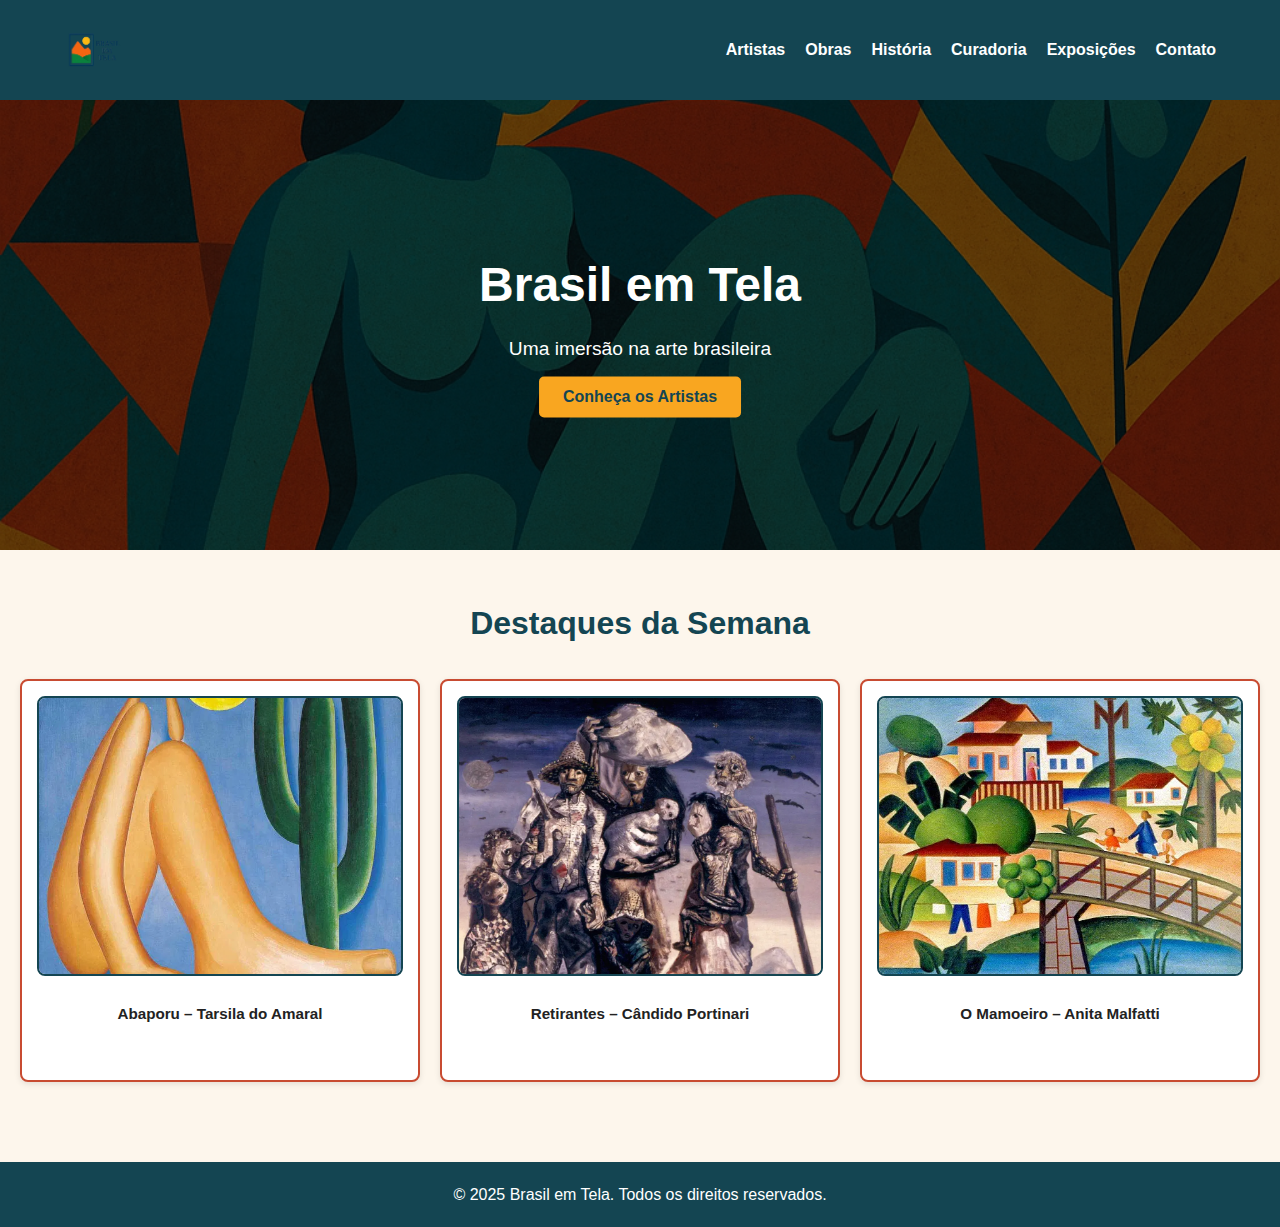
<file: brasil-em-tela/index.html>
<!DOCTYPE html>
<html lang="pt-br">
<head>
    <meta charset="UTF-8" />
    <meta name="viewport" content="width=device-width, initial-scale=1.0" />
    <title>Brasil em Tela</title>
    <link rel="stylesheet" href="css/style.css" />
</head>
<body>
    <header>
        <div class="container">
            <img src="img/logo.png" alt="Logo Brasil em Tela" class="logo" />
            <nav>
                <ul class="menu">
                <li><a href="artistas.html">Artistas</a></li>
                <li><a href="obras.html">Obras</a></li>
                <li><a href="historiaDaArte.html">História</a></li>
                <li><a href="curadoria.html">Curadoria</a></li>
                <li><a href="exposicoes.html">Exposições</a></li>
                <li><a href="contato.html">Contato</a></li>
                </ul>
            </nav>
        </div>
    </header>

    <section class="hero">
        <img src="img/brasilEmTela.png" alt="Imagem destaque da arte brasileira" class="hero-image" />
        <div class="hero-texto">
            <h1>Brasil em Tela</h1>
            <p>Uma imersão na arte brasileira</p>
            <a href="artistas.html" class="btn">Conheça os Artistas</a>
        </div>
    </section>

    <section class="destaques">
        <h2>Destaques da Semana</h2>
        <div class="galeria">
            <div class="card">
                <img src="img/abaporu.png" alt="Obra 1" />
                <p>Abaporu – Tarsila do Amaral</p>
            </div>
            <div class="card">
                <img src="img/retirantes.png" alt="Obra 2" />
                <p>Retirantes – Cândido Portinari</p>
            </div>
            <div class="card">
                <img src="img/o_mamoeiro.png" alt="Obra 3" />
                <p>O Mamoeiro – Anita Malfatti</p>
            </div>
        </div>
    </section>

    <footer>
        <p>&copy; 2025 Brasil em Tela. Todos os direitos reservados.</p>
    </footer>
</body>
</html>
</file>
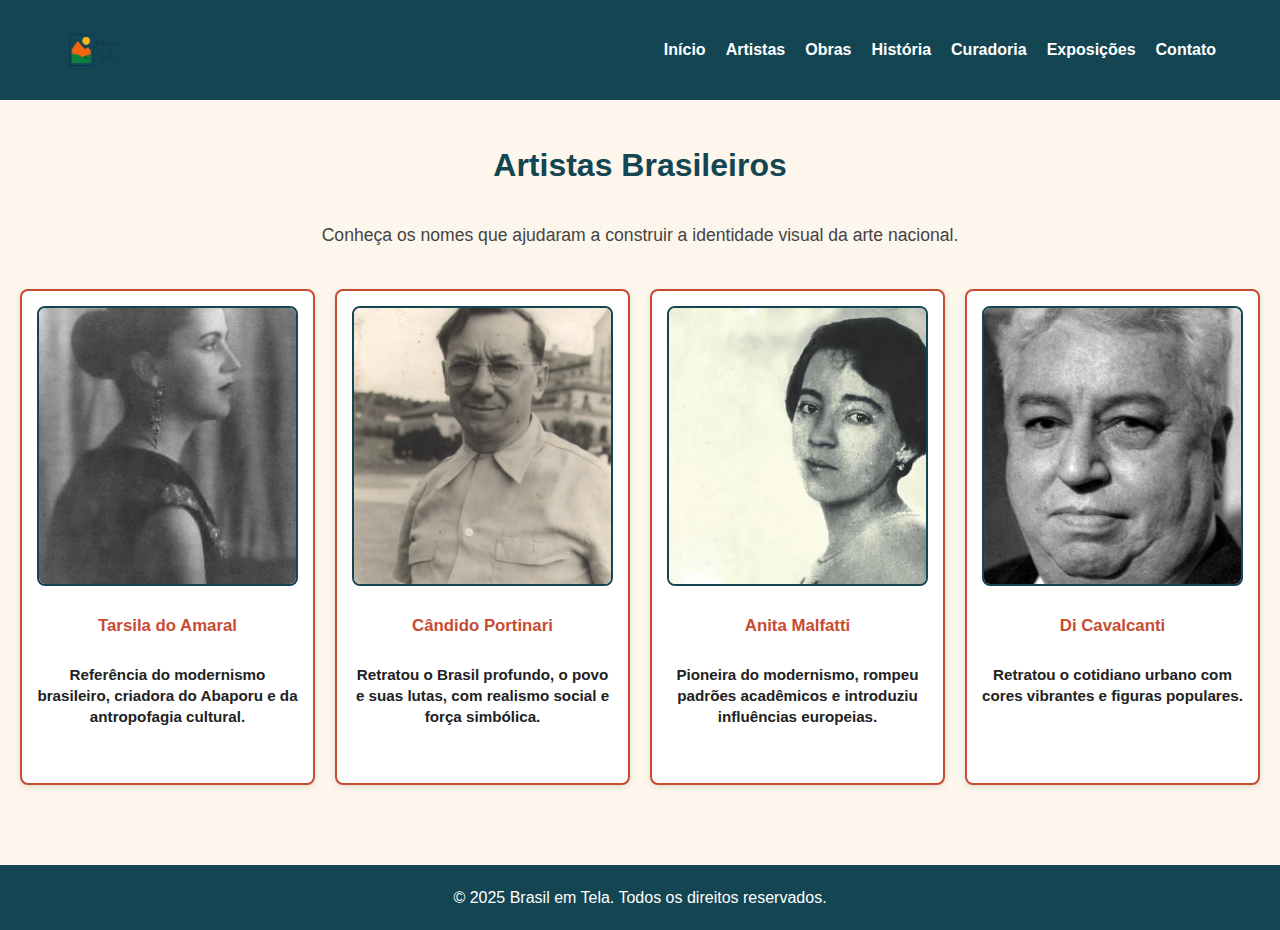
<file: brasil-em-tela/artistas.html>
<!DOCTYPE html>
<html lang="pt-br">
<head>
    <meta charset="UTF-8" />
    <meta name="viewport" content="width=device-width, initial-scale=1.0" />
    <title>Artistas Brasileiros - Brasil em Tela</title>
    <link rel="stylesheet" href="css/style.css" />
</head>
<script src="js/menu.js"></script>
<body>
    <header>
        <div class="container">
            <img src="img/logo.png" alt="Logo Brasil em Tela" class="logo" />
            
            <div class="hamburguer" onclick="toggleMenu()">
                <span></span>
                <span></span>
                <span></span>
            </div>

            <nav>
                <ul class="menu">
                    <li><a href="index.html">Início</a></li>
                    <li><a href="artistas.html">Artistas</a></li>
                    <li><a href="obras.html">Obras</a></li>
                    <li><a href="historiaDaArte.html">História</a></li>
                    <li><a href="curadoria.html">Curadoria</a></li>
                    <li><a href="exposicoes.html">Exposições</a></li>
                    <li><a href="contato.html">Contato</a></li>
                </ul>
            </nav>
        </div>
    </header>

    <main class="destaques">
        <h2>Artistas Brasileiros</h2>
        <p>Conheça os nomes que ajudaram a construir a identidade visual da arte nacional.</p>

        <div class="galeria">
            <div class="card">
                <img src="img/tarsila.jpg" alt="Tarsila do Amaral" />
                <p><strong>Tarsila do Amaral</strong><br />Referência do modernismo brasileiro, criadora do Abaporu e da antropofagia cultural.</p>
            </div>
            <div class="card">
                <img src="img/portinari.jpg" alt="Cândido Portinari" />
                <p><strong>Cândido Portinari</strong><br />Retratou o Brasil profundo, o povo e suas lutas, com realismo social e força simbólica.</p>
            </div>
            <div class="card">
                <img src="img/anita.jpg" alt="Anita Malfatti" />
                <p><strong>Anita Malfatti</strong><br />Pioneira do modernismo, rompeu padrões acadêmicos e introduziu influências europeias.</p>
            </div>
            <div class="card">
                <img src="img/di-cavalcanti.jpg" alt="Di Cavalcanti" />
                <p><strong>Di Cavalcanti</strong><br />Retratou o cotidiano urbano com cores vibrantes e figuras populares.</p>
            </div>
        </div>
    </main>

    <footer>
        <p>&copy; 2025 Brasil em Tela. Todos os direitos reservados.</p>
    </footer>
</body>
</html>
</file>
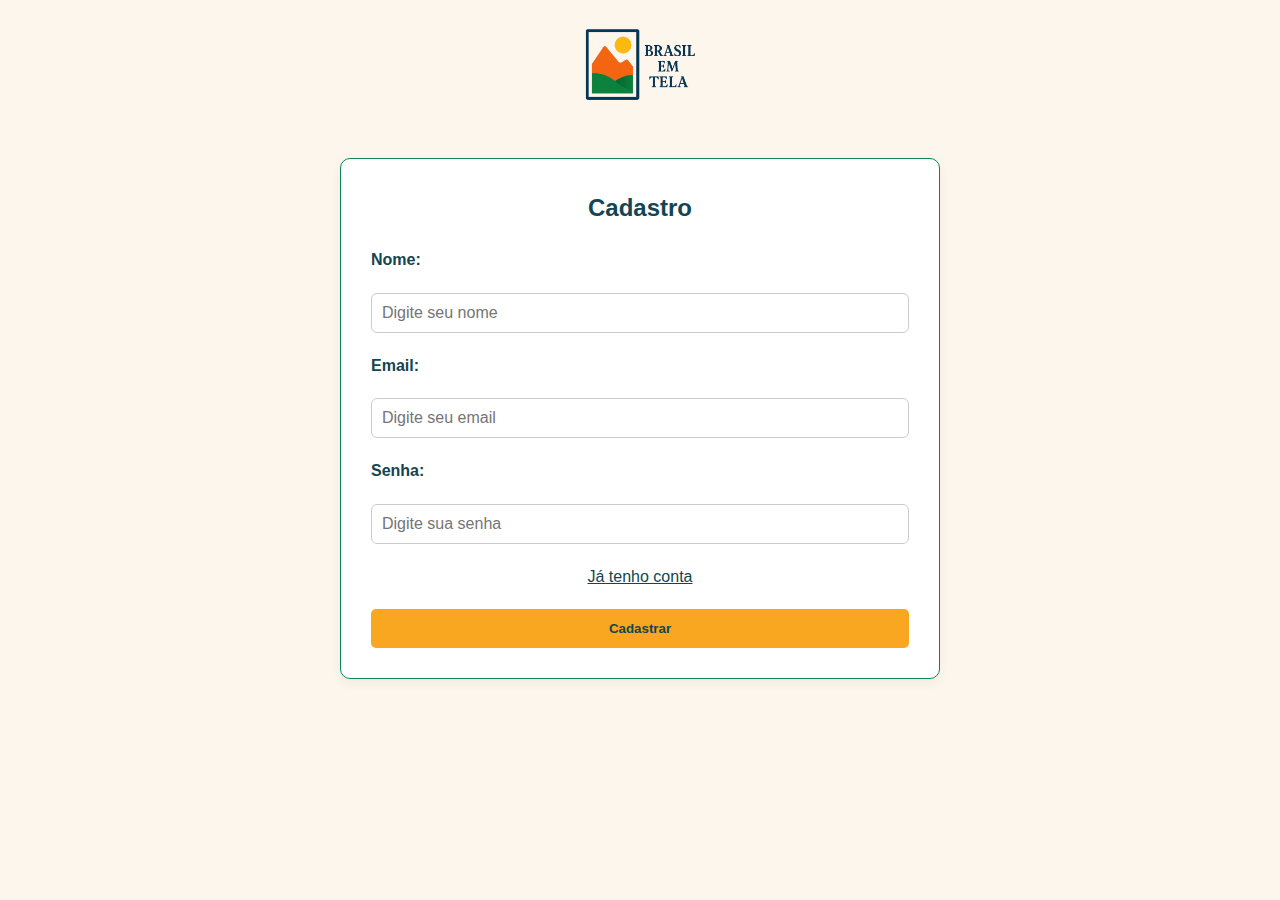
<file: brasil-em-tela/cadastro.html>
<!DOCTYPE html>
<html lang="en">
<head>
    <meta charset="UTF-8">
    <meta name="viewport" content="width=device-width, initial-scale=1.0">
    <title>Cadastro</title>
    <link rel="stylesheet" href="css/style.css">
</head>
<body>
    <div class="logo-login">
        <img src="img/logo.png" alt="Logo Brasil em Tela">
    </div>
    <section class="formulario" id="cadastroForm">
        <form>
            <h2>Cadastro</h2>
            <label for="nome">Nome:</label>
            <input type="text" placeholder="Digite seu nome" required id="nome">

            <label for="email">Email:</label>
            <input type="email" placeholder="Digite seu email" required id="email">

            <label for="senha">Senha:</label>
            <input type="password" placeholder="Digite sua senha" required id="password">

            <a href="telaLogin.html">Já tenho conta</a>

            <button type="submit" class="button-login">Cadastrar</button>
        </form>
    </section>

    <script src="js/tela-cadastro.js"></script>
</body>
</html>
</file>
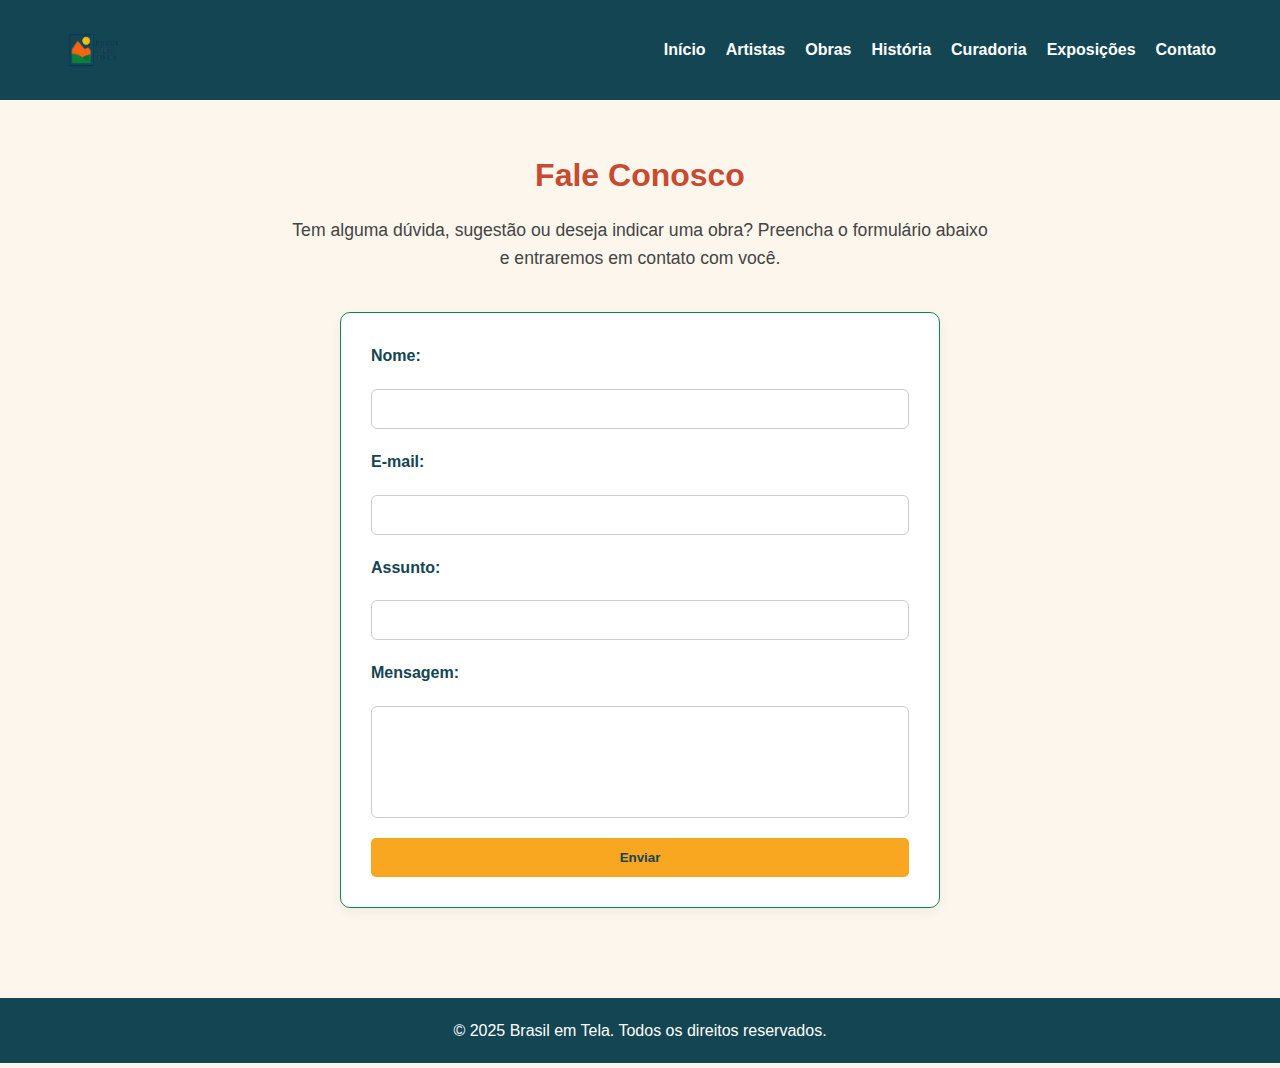
<file: brasil-em-tela/contato.html>
<!DOCTYPE html>
<html lang="pt-br">
<head>
    <meta charset="UTF-8" />
    <meta name="viewport" content="width=device-width, initial-scale=1.0" />
    <title>Contato - Brasil em Tela</title>
    <link rel="stylesheet" href="css/style.css" />
</head>
<body>
    <header>
        <div class="container">
            <img src="img/logo.png" alt="Logo Brasil em Tela" class="logo" />
            
            <div class="hamburguer" onclick="toggleMenu()">
                <span></span>
                <span></span>
                <span></span>
            </div>

            <nav>
                <ul class="menu">
                    <li><a href="index.html">Início</a></li>
                    <li><a href="artistas.html">Artistas</a></li>
                    <li><a href="obras.html">Obras</a></li>
                    <li><a href="historiaDaArte.html">História</a></li>
                    <li><a href="curadoria.html">Curadoria</a></li>
                    <li><a href="exposicoes.html">Exposições</a></li>
                    <li><a href="contato.html">Contato</a></li>
                </ul>
            </nav>
        </div>
    </header>

    <main class="pagina-contato">
        <section class="contato-intro">
            <h2>Fale Conosco</h2>
            <p>Tem alguma dúvida, sugestão ou deseja indicar uma obra? Preencha o formulário abaixo e entraremos em contato com você.</p>
        </section>

        <section class="formulario-contato">
            <form>
                <label for="nome">Nome:</label>
                <input type="text" id="nome" name="nome" required />

                <label for="email">E-mail:</label>
                <input type="email" id="email" name="email" required />

                <label for="assunto">Assunto:</label>
                <input type="text" id="assunto" name="assunto" />

                <label for="mensagem">Mensagem:</label>
                <textarea id="mensagem" name="mensagem" rows="5" required></textarea>

                <button type="submit">Enviar</button>
            </form>
        </section>
    </main>

    <footer>
        <p>&copy; 2025 Brasil em Tela. Todos os direitos reservados.</p>
    </footer>
</body>
</html>
</file>
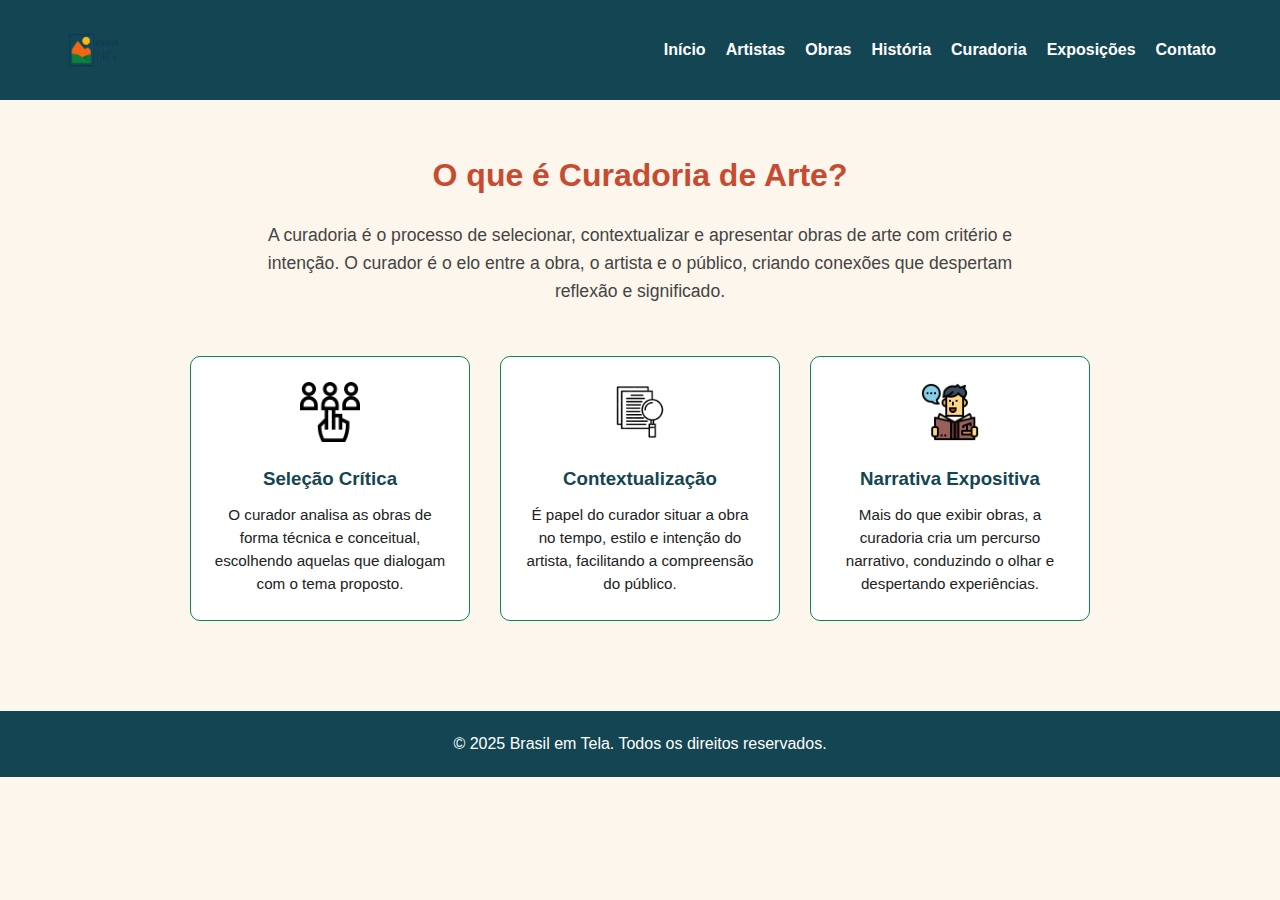
<file: brasil-em-tela/curadoria.html>
<!DOCTYPE html>
<html lang="pt-br">
<head>
    <meta charset="UTF-8" />
    <meta name="viewport" content="width=device-width, initial-scale=1.0" />
    <title>Curadoria de Arte - Brasil em Tela</title>
    <link rel="stylesheet" href="css/style.css" />
</head>
<script src="js/menu.js"></script>
<body>
    <header>
        <div class="container">
            <img src="img/logo.png" alt="Logo Brasil em Tela" class="logo" />
            
            <div class="hamburguer" onclick="toggleMenu()">
                <span></span>
                <span></span>
                <span></span>
            </div>

            <nav>
                <ul class="menu">
                    <li><a href="index.html">Início</a></li>
                    <li><a href="artistas.html">Artistas</a></li>
                    <li><a href="obras.html">Obras</a></li>
                    <li><a href="historiaDaArte.html">História</a></li>
                    <li><a href="curadoria.html">Curadoria</a></li>
                    <li><a href="exposicoes.html">Exposições</a></li>
                    <li><a href="contato.html">Contato</a></li>
                </ul>
            </nav>
        </div>
    </header>

    <main class="pagina-curadoria">
        <section class="curadoria-intro">
        <h2>O que é Curadoria de Arte?</h2>
        <p>A curadoria é o processo de selecionar, contextualizar e apresentar obras de arte com critério e intenção. O curador é o elo entre a obra, o artista e o público, criando conexões que despertam reflexão e significado.</p>
        </section>

        <section class="curadoria-blocos">
        <div class="bloco-curador">
            <img src="img/icone-selecao.png" alt="Ícone de seleção" />
            <h3>Seleção Crítica</h3>
            <p>O curador analisa as obras de forma técnica e conceitual, escolhendo aquelas que dialogam com o tema proposto.</p>
        </div>

        <div class="bloco-curador">
            <img src="img/icone-contexto.png" alt="Ícone de contexto" />
            <h3>Contextualização</h3>
            <p>É papel do curador situar a obra no tempo, estilo e intenção do artista, facilitando a compreensão do público.</p>
        </div>

        <div class="bloco-curador">
            <img src="img/icone-narrativa.png" alt="Ícone de narrativa" />
            <h3>Narrativa Expositiva</h3>
            <p>Mais do que exibir obras, a curadoria cria um percurso narrativo, conduzindo o olhar e despertando experiências.</p>
        </div>
        </section>
    </main>

    <footer>
        <p>&copy; 2025 Brasil em Tela. Todos os direitos reservados.</p>
    </footer>
</body>
</html>
</file>
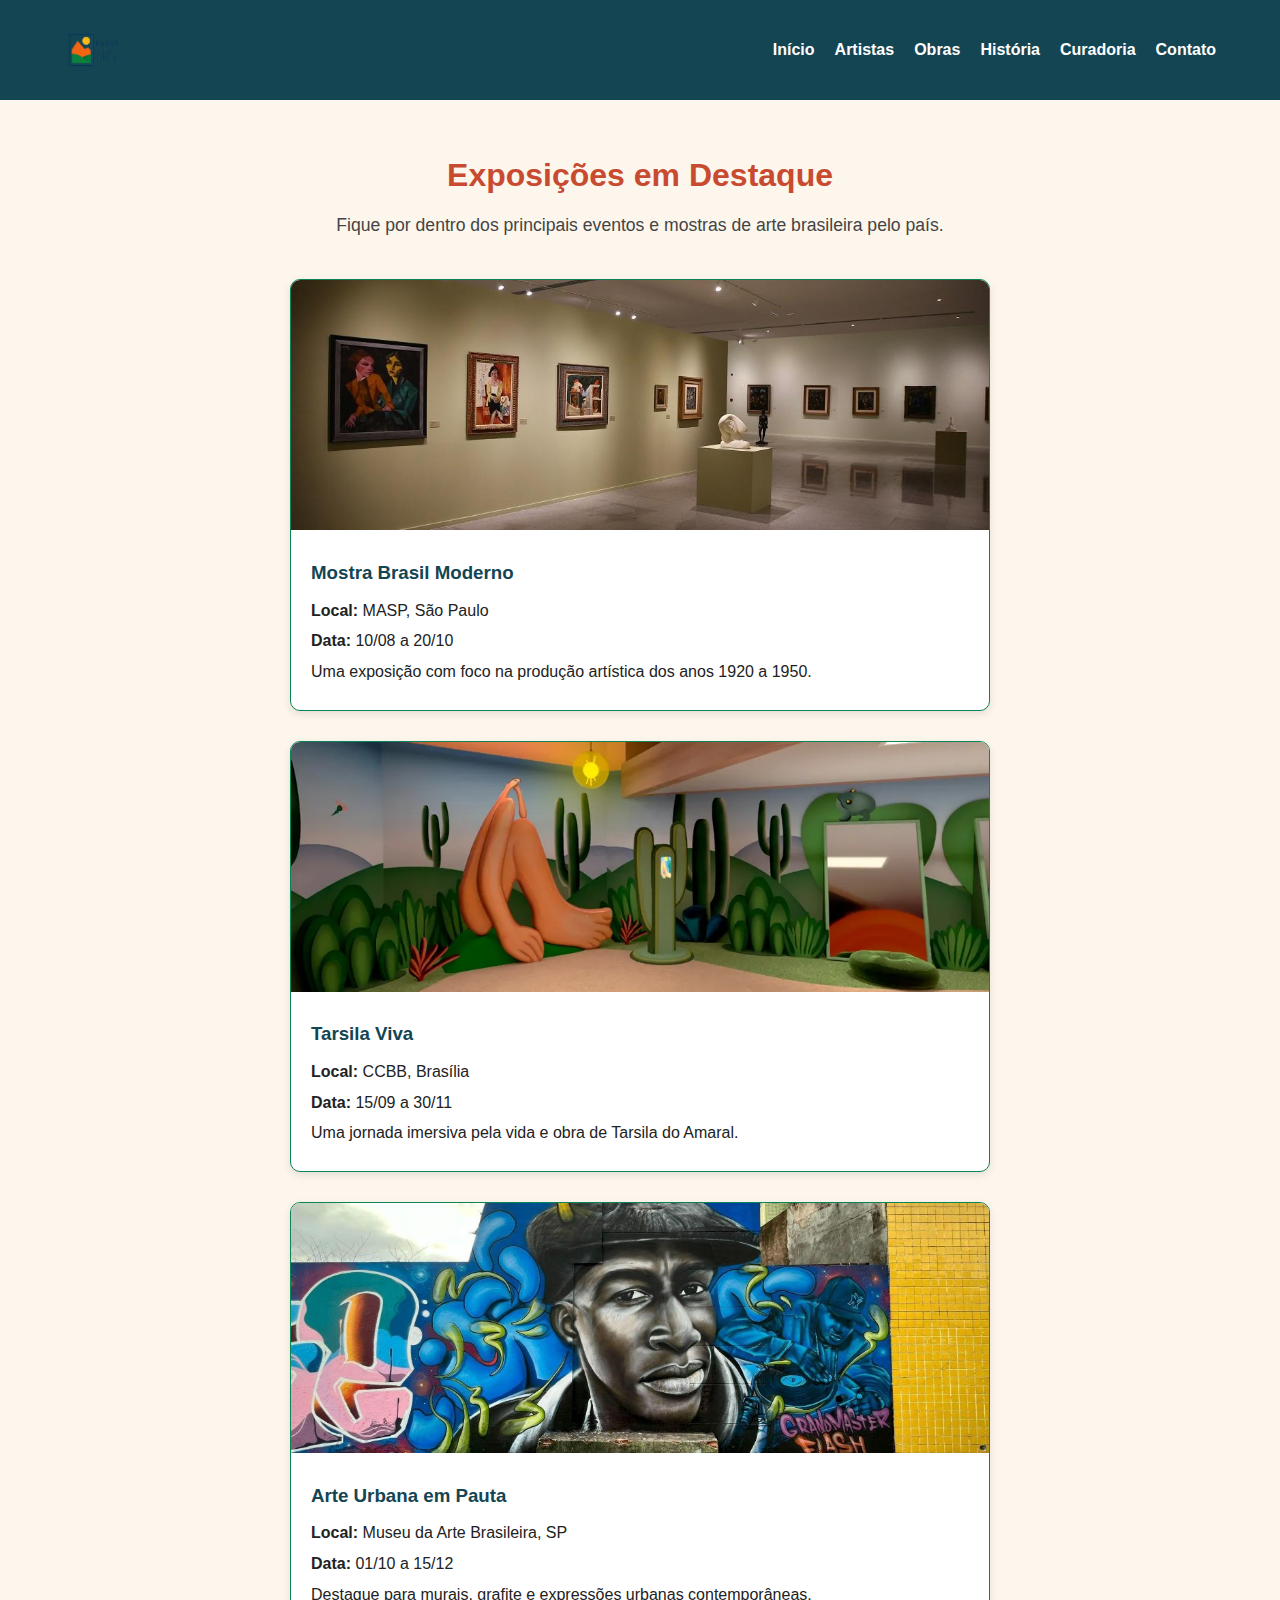
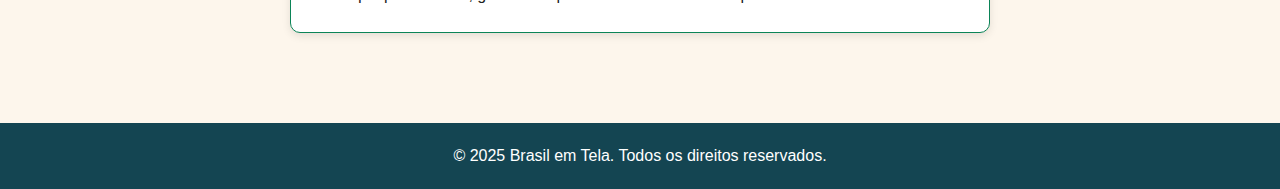
<file: brasil-em-tela/exposicoes.html>
<!DOCTYPE html>
<html lang="pt-br">
<head>
    <meta charset="UTF-8" />
    <meta name="viewport" content="width=device-width, initial-scale=1.0" />
    <title>Exposições - Brasil em Tela</title>
    <link rel="stylesheet" href="css/style.css" />
</head>
<body>
    <header>
        <div class="container">
            <img src="img/logo.png" alt="Logo Brasil em Tela" class="logo" />
            <nav>
                <ul class="menu">
                <li><a href="index.html">Início</a></li>
                <li><a href="artistas.html">Artistas</a></li>
                <li><a href="obras.html">Obras</a></li>
                <li><a href="historiaDaArte.html">História</a></li>
                <li><a href="curadoria.html">Curadoria</a></li>
                <li><a href="contato.html">Contato</a></li>
                </ul>
            </nav>
        </div>
    </header>

    <main class="pagina-exposicoes">
        <section class="intro-exposicoes">
            <h2>Exposições em Destaque</h2>
            <p>Fique por dentro dos principais eventos e mostras de arte brasileira pelo país.</p>
        </section>

        <section class="lista-exposicoes">
        <div class="exposicao-card">
            <img src="img/expo1.jpg" alt="Mostra Brasil Moderno" />
            <div class="exposicao-info">
                <h3>Mostra Brasil Moderno</h3>
                <p><strong>Local:</strong> MASP, São Paulo</p>
                <p><strong>Data:</strong> 10/08 a 20/10</p>
                <p>Uma exposição com foco na produção artística dos anos 1920 a 1950.</p>
            </div>
        </div>

        <div class="exposicao-card">
            <img src="img/expo2.jpg" alt="Exposição Tarsila Viva" />
                <div class="exposicao-info">
                <h3>Tarsila Viva</h3>
                <p><strong>Local:</strong> CCBB, Brasília</p>
                <p><strong>Data:</strong> 15/09 a 30/11</p>
                <p>Uma jornada imersiva pela vida e obra de Tarsila do Amaral.</p>
            </div>
        </div>

        <div class="exposicao-card">
            <img src="img/expo3.jpg" alt="Arte Urbana em Pauta" />
            <div class="exposicao-info">
                <h3>Arte Urbana em Pauta</h3>
                <p><strong>Local:</strong> Museu da Arte Brasileira, SP</p>
                <p><strong>Data:</strong> 01/10 a 15/12</p>
                <p>Destaque para murais, grafite e expressões urbanas contemporâneas.</p>
            </div>
        </div>
        </section>
    </main>

    <footer>
        <p>&copy; 2025 Brasil em Tela. Todos os direitos reservados.</p>
    </footer>
</body>
</html>
</file>
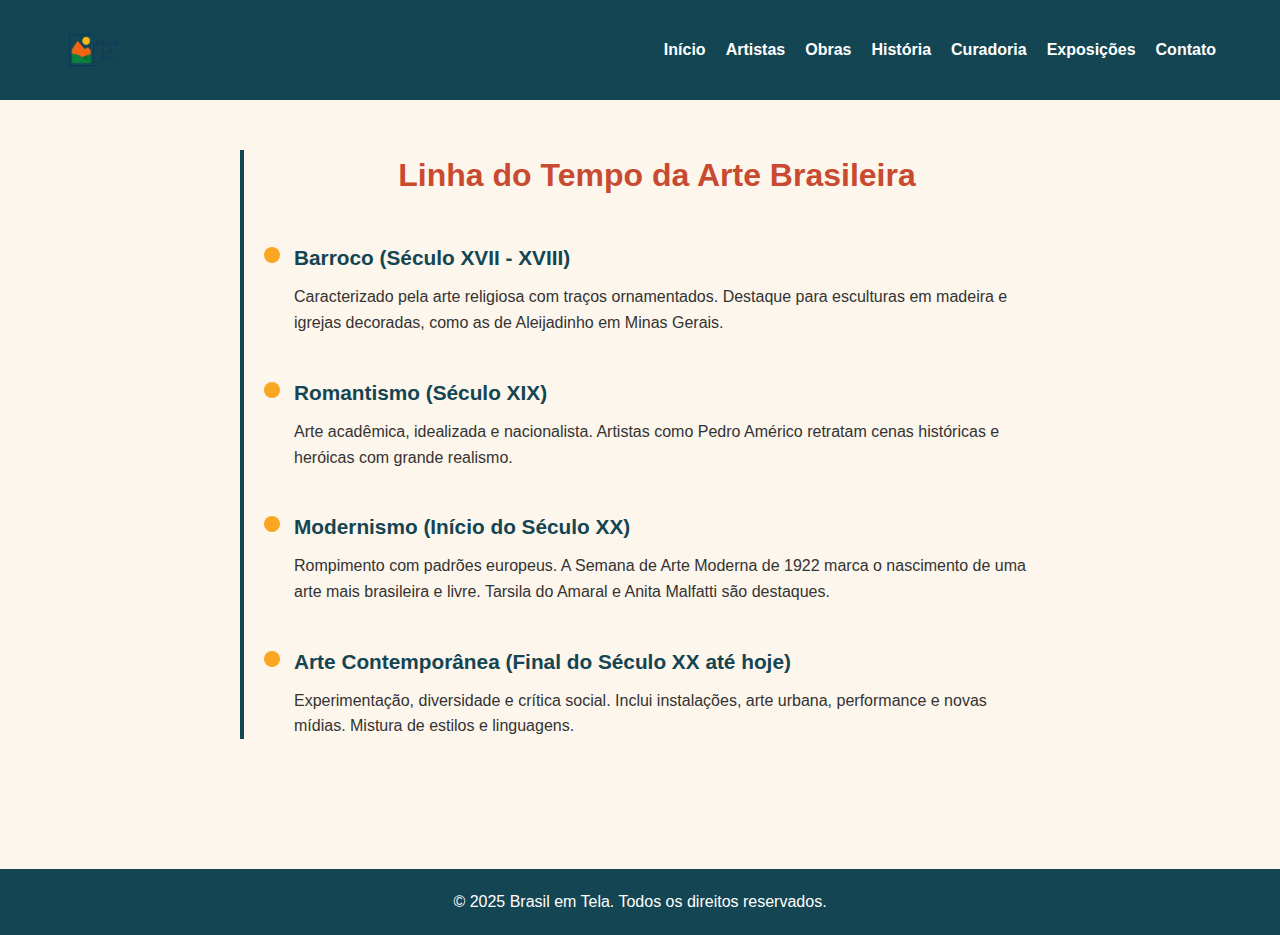
<file: brasil-em-tela/historiaDaArte.html>
<!DOCTYPE html>
<html lang="pt-br">
<head>
    <meta charset="UTF-8" />
    <meta name="viewport" content="width=device-width, initial-scale=1.0" />
    <title>História da Arte - Brasil em Tela</title>
    <link rel="stylesheet" href="css/style.css" />
</head>
<script src="js/menu.js"></script>
<body>
    <header>
        <div class="container">
            <img src="img/logo.png" alt="Logo Brasil em Tela" class="logo" />
            
            <div class="hamburguer" onclick="toggleMenu()">
                <span></span>
                <span></span>
                <span></span>
            </div>

            <nav>
                <ul class="menu">
                    <li><a href="index.html">Início</a></li>
                    <li><a href="artistas.html">Artistas</a></li>
                    <li><a href="obras.html">Obras</a></li>
                    <li><a href="historiaDaArte.html">História</a></li>
                    <li><a href="curadoria.html">Curadoria</a></li>
                    <li><a href="exposicoes.html">Exposições</a></li>
                    <li><a href="contato.html">Contato</a></li>
                </ul>
            </nav>
        </div>
    </header>

    <main class="pagina-historia">
        <section class="timeline">
        <h2 class="timeline-titulo">Linha do Tempo da Arte Brasileira</h2>

        <div class="linha-tempo-item">
            <div class="ponto"></div>
            <div class="conteudo-tempo">
            <h3>Barroco (Século XVII - XVIII)</h3>
            <p>Caracterizado pela arte religiosa com traços ornamentados. Destaque para esculturas em madeira e igrejas decoradas, como as de Aleijadinho em Minas Gerais.</p>
            </div>
        </div>

        <div class="linha-tempo-item">
            <div class="ponto"></div>
            <div class="conteudo-tempo">
            <h3>Romantismo (Século XIX)</h3>
            <p>Arte acadêmica, idealizada e nacionalista. Artistas como Pedro Américo retratam cenas históricas e heróicas com grande realismo.</p>
            </div>
        </div>

        <div class="linha-tempo-item">
            <div class="ponto"></div>
            <div class="conteudo-tempo">
            <h3>Modernismo (Início do Século XX)</h3>
            <p>Rompimento com padrões europeus. A Semana de Arte Moderna de 1922 marca o nascimento de uma arte mais brasileira e livre. Tarsila do Amaral e Anita Malfatti são destaques.</p>
            </div>
        </div>

        <div class="linha-tempo-item">
            <div class="ponto"></div>
            <div class="conteudo-tempo">
            <h3>Arte Contemporânea (Final do Século XX até hoje)</h3>
            <p>Experimentação, diversidade e crítica social. Inclui instalações, arte urbana, performance e novas mídias. Mistura de estilos e linguagens.</p>
            </div>
        </div>
        </section>
    </main>

    <footer>
        <p>&copy; 2025 Brasil em Tela. Todos os direitos reservados.</p>
    </footer>
</body>
</html>
</file>
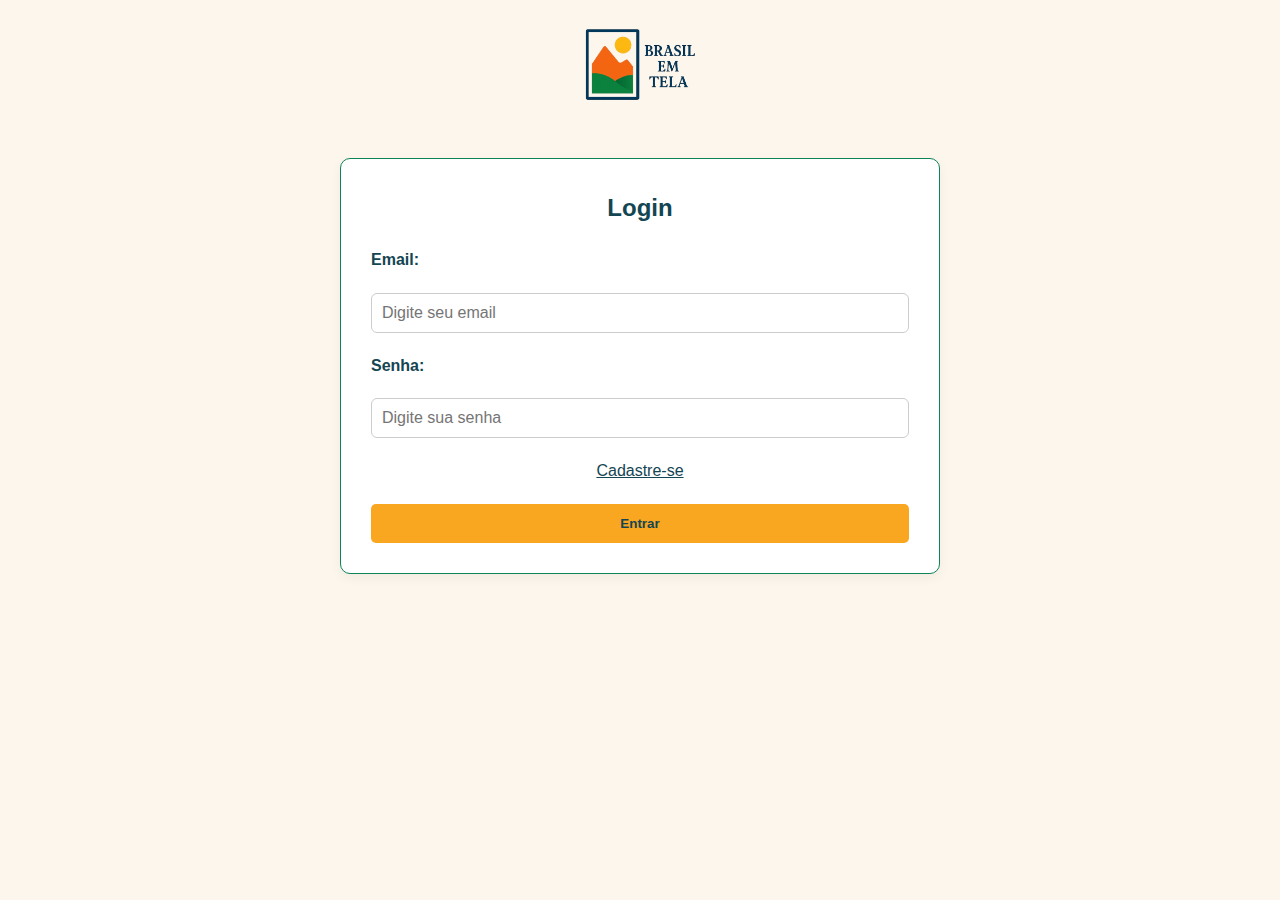
<file: brasil-em-tela/telaLogin.html>
<!DOCTYPE html>
<html lang="pt-BR">
<head>
    <meta charset="UTF-8" />
    <meta name="viewport" content="width=device-width, initial-scale=1.0" />
    <title>Tela de Login</title>
    <link rel="stylesheet" href="css/style.css" />
</head>
<body>
    <div class="logo-login">
        <img src="img/logo.png" alt="Logo Brasil em Tela" />
    </div>

    <section class="formulario" id="loginForm">
        <form>
            <h2>Login</h2>

            <label for="emailLogin">Email:</label>
            <input
                type="email"
                id="emailLogin"
                name="emailLogin"
                placeholder="Digite seu email"
                required
            />

            <label for="passwordLogin">Senha:</label>
            <input
                type="password"
                id="passwordLogin"
                name="passwordLogin"
                placeholder="Digite sua senha"
                required
            />

            <a href="cadastro.html">Cadastre-se</a>

            <button type="submit" class="button-login">Entrar</button>
        </form>
    </section>

    <script src="js/tela-login.js"></script>
</body>
</html>
</file>
<file: brasil-em-tela/css/style.css>
:root {
    --cor-fundo: #FDF6EC;
    --cor-primaria: #144552;
    --cor-secundaria: #0B8457;
    --cor-destaque: #F9A620;
    --cor-vermelho: #C84B31;
    --cor-branco: #FFFFFF;
    --cor-texto: #222222;

    --fonte-principal: 'Segoe UI', Tahoma, Geneva, Verdana, sans-serif;
}

* {
    margin: 0;
    padding: 0;
    box-sizing: border-box;
}

body {
    font-family: var(--fonte-principal);
    background-color: var(--cor-fundo);
    color: var(--cor-texto);
    line-height: 1.6;
}

/* ===== Header ===== */
header {
    background-color: var(--cor-primaria);
    padding: 20px 0;
    color: var(--cor-branco);
}

.container {
    width: 90%;
    max-width: 1200px;
    margin: 0 auto;
    display: flex;
    justify-content: space-between;
    align-items: center;
}

.logo {
    height: 60px;
}

.menu {
    list-style: none;
    display: flex;
    gap: 20px;
}

.menu li a {
    text-decoration: none;
    color: var(--cor-branco);
    font-weight: bold;
    transition: color 0.3s;
}

.menu li a:hover {
    color: var(--cor-destaque);
}

/* ===== Hero Section ===== */
.hero {
    position: relative;
    text-align: center;
    color: var(--cor-branco);
}

.hero-image {
    width: 100%;
    max-height: 450px;
    object-fit: cover;
    filter: brightness(0.4);
}

.hero-texto {
    position: absolute;
    top: 50%;
    left: 50%;
    transform: translate(-50%, -50%);
}

.hero-texto h1 {
    font-size: 3rem;
    margin-bottom: 10px;
}

.hero-texto p {
    font-size: 1.2rem;
    margin-bottom: 20px;
}

.btn {
    padding: 12px 24px;
    background-color: var(--cor-destaque);
    color: var(--cor-primaria);
    border: none;
    border-radius: 5px;
    font-weight: bold;
    cursor: pointer;
    text-decoration: none;
    transition: background 0.3s;
}

.btn:hover {
    background-color: var(--cor-secundaria);
    color: var(--cor-branco);
}

/* ===== Destaques ===== */
.destaques {
    padding: 40px 20px;
    text-align: center;
}

.destaques h2 {
    font-size: 2rem;
    color: var(--cor-primaria);
    margin-bottom: 30px;
}


.galeria {
    display: grid;
    grid-template-columns: repeat(auto-fit, minmax(240px, 1fr));
    gap: 20px;
}

.card {
    background-color: var(--cor-branco);
    border: 2px solid var(--cor-vermelho);
    border-radius: 8px;
    padding: 15px;
    box-shadow: 0 2px 6px rgba(0,0,0,0.1);
}

.card img {
    width: 100%;
    border-radius: 5px;
    margin-bottom: 10px;
}

.card p {
    font-weight: bold;
    color: var(--cor-primaria);
}

/* ===== Footer ===== */
footer {
    background-color: var(--cor-primaria);
    color: var(--cor-branco);
    text-align: center;
    padding: 20px 0;
    margin-top: 40px;
}


/* ===== Página: Artistas ===== */
.destaques p {
    max-width: 700px;
    margin: 10px auto 40px auto;
    font-size: 1.1rem;
    color: #444;
}

.card p {
    font-size: 0.95rem;
    color: var(--cor-texto);
    line-height: 1.4;
}

.card p strong {
    display: block;
    font-size: 1.05rem;
    color: var(--cor-vermelho);
    margin-bottom: 5px;
}

.card img {
    width: 100%;
    height: 280px;
    object-fit: cover;
    border-radius: 8px;
    border: 2px solid var(--cor-primaria);
}


/* ===== Página: Obras de Arte ===== */
.obra-destaque {
    background-color: var(--cor-primaria);
    color: var(--cor-branco);
    padding: 40px 20px;
    text-align: center;
}

.obra-destaque-conteudo {
    display: flex;
    flex-direction: column;
    align-items: center;
    gap: 20px;
    max-width: 800px;
    margin: 0 auto;
}

.obra-destaque-conteudo img {
    width: 100%;
    max-width: 500px;
    border-radius: 10px;
    border: 4px solid var(--cor-destaque);
}

.texto-obra h3 {
    font-size: 1.8rem;
    margin-bottom: 10px;
    color: var(--cor-destaque);
}


.controles-topo {
    display: flex;
    align-items: center;
    justify-content: space-between;
    gap: 12px;
    padding: 16px 20px;
    background: var(--cor-fundo);
}

.controles-topo .lado-esq {
    display: flex;
    align-items: center;
    gap: 12px;
}

.titulo-pagina {
    margin: 0;
    font-size: clamp(1.1rem, 2vw, 1.6rem);
}

.badge-fav {
    display: inline-flex;
    align-items: center;
    justify-content: center;
    min-width: 44px;
    height: 32px;
    padding: 0 10px;
    background: rgba(255, 0, 76, .08);
    color: #ff3b7a;
    border: 1px solid rgba(255, 59, 122, .35);
    border-radius: 999px;
    font-weight: 700;
}

.toggle-favs {
    display: inline-flex;
    align-items: center;
    gap: 8px;
    cursor: pointer;
    user-select: none;
}

.toggle-favs input {
    width: 18px;
    height: 18px;
}

.controles-obras {
    display: grid;
    grid-template-columns: repeat(auto-fit, minmax(180px, 1fr));
    gap: 14px;
    padding: 20px;
    background: var(--cor-fundo);
}

.controles-obras .campo {
    display: flex;
    flex-direction: column;
    gap: 6px;
}

.controles-obras label {
    font-size: .9rem;
    color: var(--cor-primaria);
    font-weight: 600;
}

.controles-obras input,
.controles-obras select {
    background: #fff;
    color: #0b0f19;
    border: 1px solid rgba(0,0,0,.1);
    border-radius: 10px;
    padding: .55rem .65rem;
    outline: none;
}

.controles-obras input::placeholder {
    color: #8e98a8;
}

.faixa-ano .anos {
    display: flex;
    align-items: center;
    gap: 8px;
}

.faixa-ano .anos input {
    width: 100%;
}

.faixa-ano .separador {
    color: #556;
}

.contador-resultados {
    margin: 0 20px 10px;
    color: var(--cor-primaria);
    font-weight: 600;
}

.galeria-obras {
    display: grid;
    grid-template-columns: repeat(auto-fit, minmax(clamp(200px, 25vw, 260px), 1fr));
    gap: 20px;
    padding: 40px 20px;
    background-color: var(--cor-fundo);
}

.galeria-obras.single-item {
    grid-template-columns: 1fr;
    justify-content: center;
}

.galeria-obras.single-item .obra-hover {
    max-width: clamp(260px, 40vw, 420px);
    margin: 0 auto;
}

.obra-hover {
    position: relative;
    overflow: hidden;
    border-radius: 8px;
    cursor: pointer;
    transition: transform 0.3s;
    background: #fff;
}

.obra-hover img {
    width: 100%;
    aspect-ratio: 4 / 5;
    height: auto;
    object-fit: cover;
    transition: transform 0.4s ease;
}

.obra-hover:hover img {
    transform: scale(1.05);
}

.info-hover {
    position: absolute;
    bottom: 0;
    left: 0;
    width: 100%;
    background-color: rgba(20, 69, 82, 0.85);
    color: var(--cor-branco);
    padding: 10px;
    text-align: center;
    opacity: 0;
    transition: opacity 0.3s;
}

.obra-hover:hover .info-hover {
    opacity: 1;
}

.obra-hover .fav-pill {
    position: absolute;
    top: 10px;
    right: 10px;
    background: rgba(0,0,0,.55);
    color: var(--cor-branco);
    padding: 6px 10px;
    border-radius: 999px;
    font-weight: 600;
    font-size: .9rem;
    border: 1px solid rgba(255,255,255,.2);
    cursor: pointer;
}

.obra-hover .fav-pill[aria-pressed="true"] {
    background: #2a1720;
    border-color: #5b2a3a;
}


.skeleton {
    background: linear-gradient(90deg, #e3e8ef 25%, #f2f4f7 37%, #e3e8ef 63%);
    background-size: 400% 100%;
    animation: shimmer 1.2s infinite;
    border-radius: 8px;
    height: 300px;
}

@keyframes shimmer {
    0% { background-position: 100% 0; }
    100% { background-position: 0 0; }
}

.modal {
    position: fixed;
    inset: 0;
    display: none;
    z-index: 50;
}

.modal[aria-hidden="false"] {
    display: block;
}

.modal-backdrop {
    position: absolute;
    inset: 0;
    background: rgba(0,0,0,.6);
    backdrop-filter: blur(2px);
}

.modal-content {
    position: relative;
    margin: 4vh auto;
    max-width: 1100px;
    background: var(--cor-branco);
    color: #0b0f19;
    border-radius: 18px;
    display: grid;
    grid-template-columns: 1.2fr .8fr;
    gap: 1rem;
    padding: 1rem;
    box-shadow: 0 20px 50px rgba(0,0,0,.35);
}

@media (max-width: 900px) {
    .modal-content {
        grid-template-columns: 1fr;
    }
}

.modal-close {
    position: absolute;
    top: .4rem;
    right: .6rem;
    background: transparent;
    color: #222;
    border: none;
    font-size: 1.6rem;
    cursor: pointer;
}

.modal-figure {
    position: relative;
    margin: 0;
}

.modal-figure img {
    width: 100%;
    height: min(72svh, 72vh);
    object-fit: contain;
    background: #0a0f1a;
    border-radius: 12px;
}

.modal-title {
    margin-top: .5rem;
    font-weight: 700;
    color: var(--cor-primaria);
}

.nav {
    position: absolute;
    top: 50%;
    transform: translateY(-50%);
    background: rgba(0,0,0,.45);
    color: #fff;
    border: none;
    width: 40px;
    height: 40px;
    border-radius: 999px;
    cursor: pointer;
    font-size: 22px;
}

.nav.prev {
    left: .5rem;
}

.nav.next {
    right: .5rem;
}

.modal-details {
    padding: .5rem .5rem 1rem;
}

.btn-outline {
    padding: .6rem .9rem;
    border-radius: 12px;
    cursor: pointer;
    font-weight: 600;
    background: transparent;
    color: var(--cor-destaque);
    border: 1px solid var(--cor-destaque);
}

.btn-outline:hover {
    background: color-mix(in srgb, var(--cor-destaque) 10%, transparent);
}

@media (pointer: coarse) {
    .fav-pill {
        min-width: 44px;
        min-height: 44px;
    }
    .nav {
        width: 48px;
        height: 48px;
        font-size: 24px;
    }
    .btn-outline {
        min-height: 44px;
    }
}

@media (max-width: 600px) {
    .modal-content {
        padding: .75rem;
    }
    .modal-figure img {
        height: min(60svh, 60vh);
    }
}

@media (prefers-reduced-motion: reduce) {
    * {
        animation-duration: 0.001ms !important;
        animation-iteration-count: 1 !important;
        transition-duration: 0.001ms !important;
    }
}

img[loading="lazy"] {
    content-visibility: auto;
}

/* ===== Página: História da Arte ===== */
.pagina-historia {
    padding: 50px 20px;
    background-color: var(--cor-fundo);
}

.timeline {
    max-width: 800px;
    margin: 0 auto;
    position: relative;
    padding-left: 30px;
    border-left: 4px solid var(--cor-primaria);
}

.timeline-titulo {
    text-align: center;
    color: var(--cor-vermelho);
    margin-bottom: 40px;
    font-size: 2rem;
}

.linha-tempo-item {
    position: relative;
    margin-bottom: 40px;
    padding-left: 20px;
}

.ponto {
    width: 16px;
    height: 16px;
    background-color: var(--cor-destaque);
    border-radius: 50%;
    position: absolute;
    left: -10px;
    top: 6px;
}

.conteudo-tempo h3 {
    color: var(--cor-primaria);
    font-size: 1.3rem;
    margin-bottom: 10px;
}

.conteudo-tempo p {
    color: #333;
    font-size: 1rem;
    line-height: 1.6;
}

/* ===== Página: Curadoria ===== */
.pagina-curadoria {
    padding: 50px 20px;
    background-color: var(--cor-fundo);
    text-align: center;
}

.curadoria-intro h2 {
    font-size: 2rem;
    color: var(--cor-vermelho);
    margin-bottom: 20px;
}

.curadoria-intro p {
    max-width: 800px;
    margin: 0 auto 50px auto;
    font-size: 1.1rem;
    color: #444;
}

.curadoria-blocos {
    display: flex;
    flex-wrap: wrap;
    gap: 30px;
    justify-content: center;
}

.bloco-curador {
    background-color: var(--cor-branco);
    border: 1px solid var(--cor-secundaria);
    border-radius: 10px;
    padding: 25px 20px;
    width: 280px;
    text-align: center;
    transition: transform 0.3s, box-shadow 0.3s;
}

.bloco-curador:hover {
    transform: translateY(-5px);
    box-shadow: 0 4px 10px rgba(0, 0, 0, 0.1);
}

.bloco-curador img {
    width: 60px;
    margin-bottom: 15px;
}

.bloco-curador h3 {
    color: var(--cor-primaria);
    margin-bottom: 10px;
}

.bloco-curador p {
    font-size: 0.95rem;
    color: var(--cor-texto);
    line-height: 1.5;
}

/* ===== Página: Exposições ===== */
.pagina-exposicoes {
    padding: 50px 20px;
    background-color: var(--cor-fundo);
    text-align: center;
}

.intro-exposicoes h2 {
    font-size: 2rem;
    color: var(--cor-vermelho);
    margin-bottom: 10px;
}

.intro-exposicoes p {
    max-width: 700px;
    margin: 0 auto 40px auto;
    font-size: 1.1rem;
    color: #444;
}

.lista-exposicoes {
    display: flex;
    flex-direction: column;
    gap: 30px;
    align-items: center;
}

.exposicao-card {
    background-color: var(--cor-branco);
    border: 1px solid var(--cor-secundaria);
    border-radius: 10px;
    overflow: hidden;
    max-width: 700px;
    width: 100%;
    box-shadow: 0 3px 8px rgba(0,0,0,0.1);
    transition: transform 0.3s;
    text-align: left;
}

.exposicao-card:hover {
    transform: scale(1.01);
}

.exposicao-card img {
    width: 100%;
    height: 250px;
    object-fit: cover;
}

.exposicao-info {
    padding: 20px;
}

.exposicao-info h3 {
    color: var(--cor-primaria);
    margin-bottom: 10px;
}

.exposicao-info p {
    color: var(--cor-texto);
    font-size: 1rem;
    margin-bottom: 5px;
}

/* ===== Página: Contato ===== */
.pagina-contato {
    padding: 50px 20px;
    background-color: var(--cor-fundo);
    text-align: center;
}

.contato-intro h2 {
    color: var(--cor-vermelho);
    font-size: 2rem;
    margin-bottom: 15px;
}

.contato-intro p {
    max-width: 700px;
    margin: 0 auto 40px auto;
    font-size: 1.1rem;
    color: #444;
}

.formulario-contato {
    max-width: 600px;
    margin: 0 auto;
    background-color: var(--cor-branco);
    padding: 30px;
    border-radius: 10px;
    border: 1px solid var(--cor-secundaria);
    box-shadow: 0 4px 12px rgba(0, 0, 0, 0.05);
}

.formulario-contato form {
    display: flex;
    flex-direction: column;
    gap: 20px;
}

.formulario-contato label {
    font-weight: bold;
    color: var(--cor-primaria);
    text-align: left;
}

.formulario-contato input,
.formulario-contato textarea {
    padding: 10px;
    border: 1px solid #ccc;
    border-radius: 6px;
    font-size: 1rem;
    resize: none;
}

.formulario-contato button {
    background-color: var(--cor-destaque);
    color: var(--cor-primaria);
    padding: 12px;
    font-weight: bold;
    border: none;
    border-radius: 5px;
    cursor: pointer;
    transition: background 0.3s;
}

.formulario-contato button:hover {
    background-color: var(--cor-secundaria);
    color: var(--cor-branco);
}

/* ===== Formulário de Login ===== */
.formulario {
    max-width: 600px;
    margin: 1% auto;
    background-color: var(--cor-branco);
    padding: 30px;
    border-radius: 10px;
    border: 1px solid var(--cor-secundaria);
    box-shadow: 0 4px 12px rgba(0, 0, 0, 0.05);
}

.formulario h2 {
    text-align: center;
    color: var(--cor-primaria);
}

.formulario form {
    display: flex;
    flex-direction: column;
    gap: 20px;
}

.formulario label {
    font-weight: bold;
    color: var(--cor-primaria);
    text-align: left;
}

.formulario input,
.formulario textarea {
    padding: 10px;
    border: 1px solid #ccc;
    border-radius: 6px;
    font-size: 1rem;
    resize: none;
}

.formulario a {
    text-align: center;
    font-size: 1rem;
    color: var(--cor-primaria);
    transition: color 0.3s;
}

.formulario button {
    background-color: var(--cor-destaque);
    color: var(--cor-primaria);
    padding: 12px;
    font-weight: bold;
    border: none;
    border-radius: 5px;
    cursor: pointer;
    transition: background 0.3s;
}

.formulario button:hover {
    background-color: var(--cor-secundaria);
    color: var(--cor-branco);
}

.logo-login {
    text-align: center;
    margin-bottom: 20px;
}

.logo-login img {
    width: 130px;
}


/* ===== Menu Hamburguer Responsivo ===== */
.hamburguer {
    display: none;
    flex-direction: column;
    cursor: pointer;
    gap: 5px;
}

.hamburguer span {
    width: 25px;
    height: 3px;
    background-color: var(--cor-branco);
    transition: all 0.3s;
}

/* Responsivo geral */
@media (max-width: 768px) {
    .container {
        flex-direction: row;
        justify-content: space-between;
    }

    .menu {
        position: absolute;
        top: 80px;
        left: 0;
        width: 100%;
        flex-direction: column;
        background-color: var(--cor-primaria);
        display: none;
        padding: 20px 0;
        z-index: 999;
    }

    .menu.active {
        display: flex;
    }

    .hamburguer {
        display: flex;
    }

    .galeria,
    .galeria-obras,
    .curadoria-blocos,
    .lista-exposicoes {
        grid-template-columns: 1fr !important;
    }

    .obra-destaque-conteudo {
        flex-direction: column;
    }

    .formulario-contato {
        padding: 20px;
    }

    .formulario {
        padding: 20px;
    }
}
</file>
